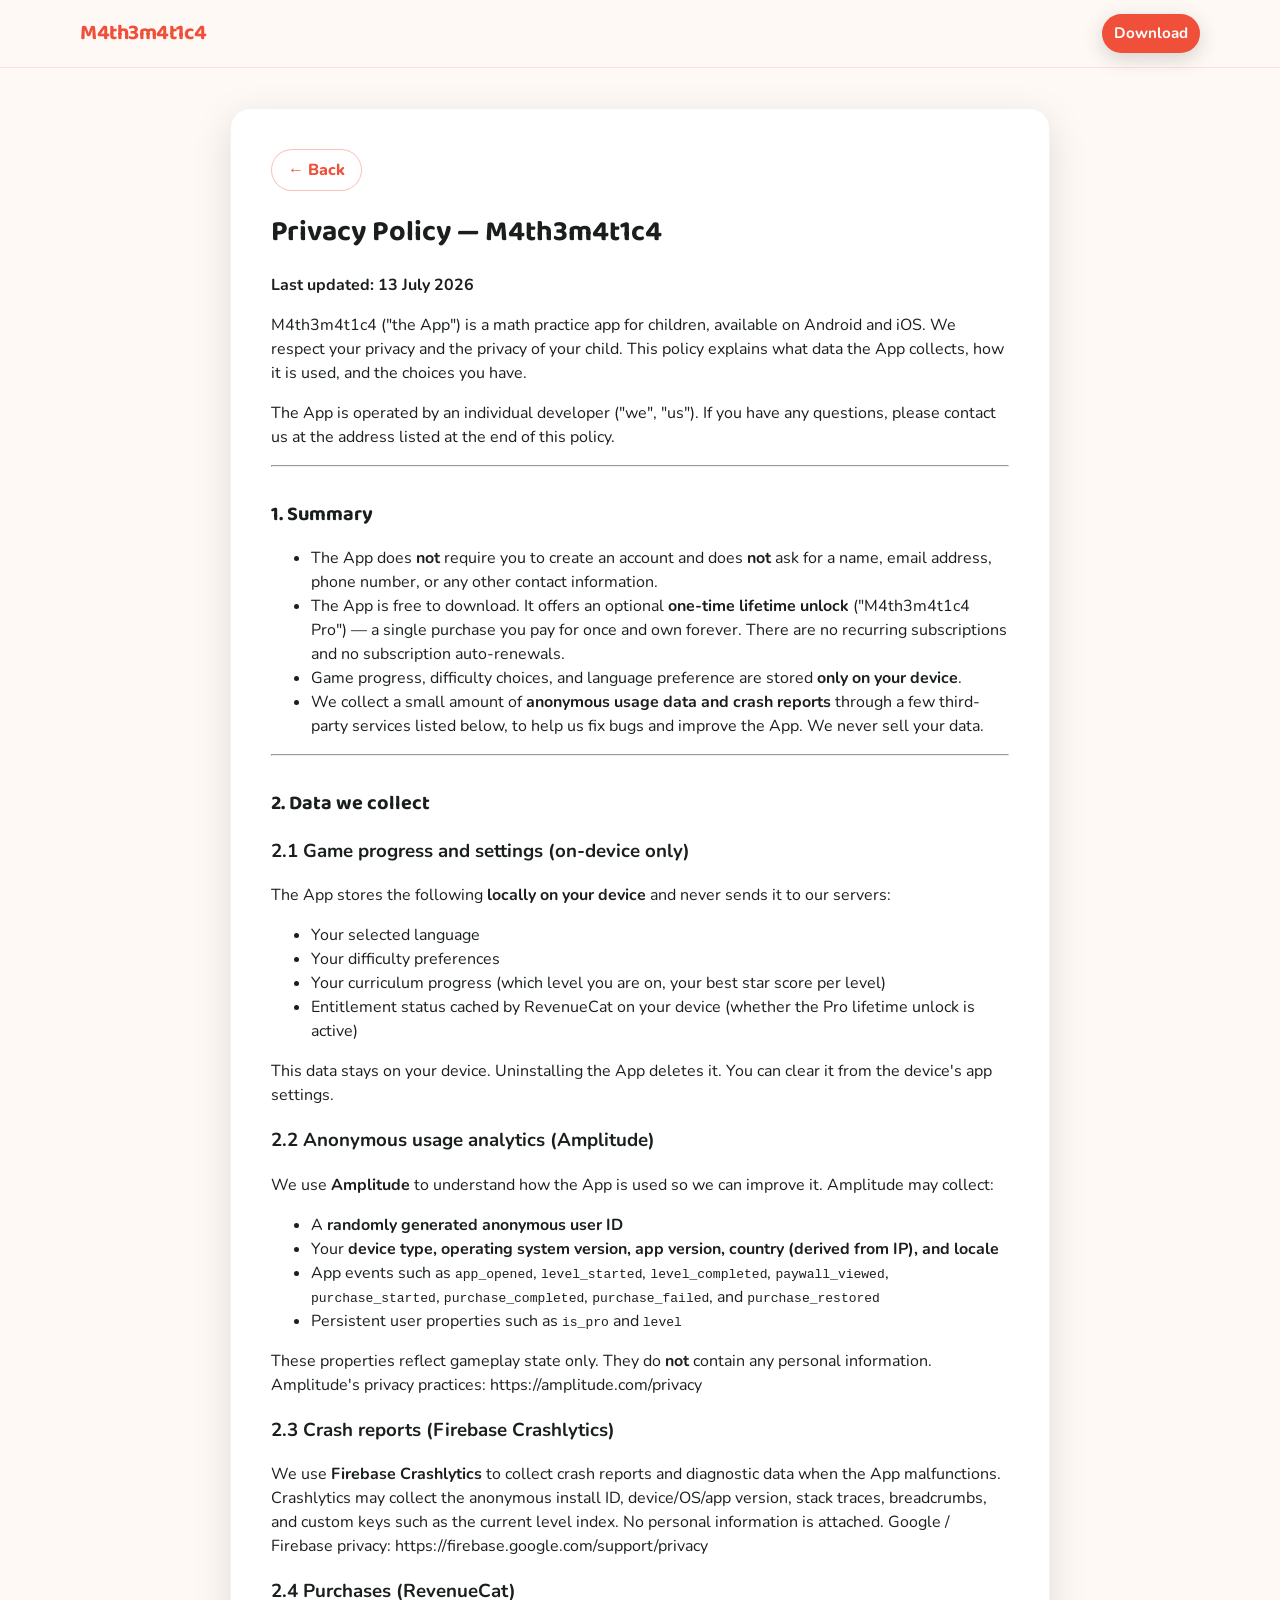
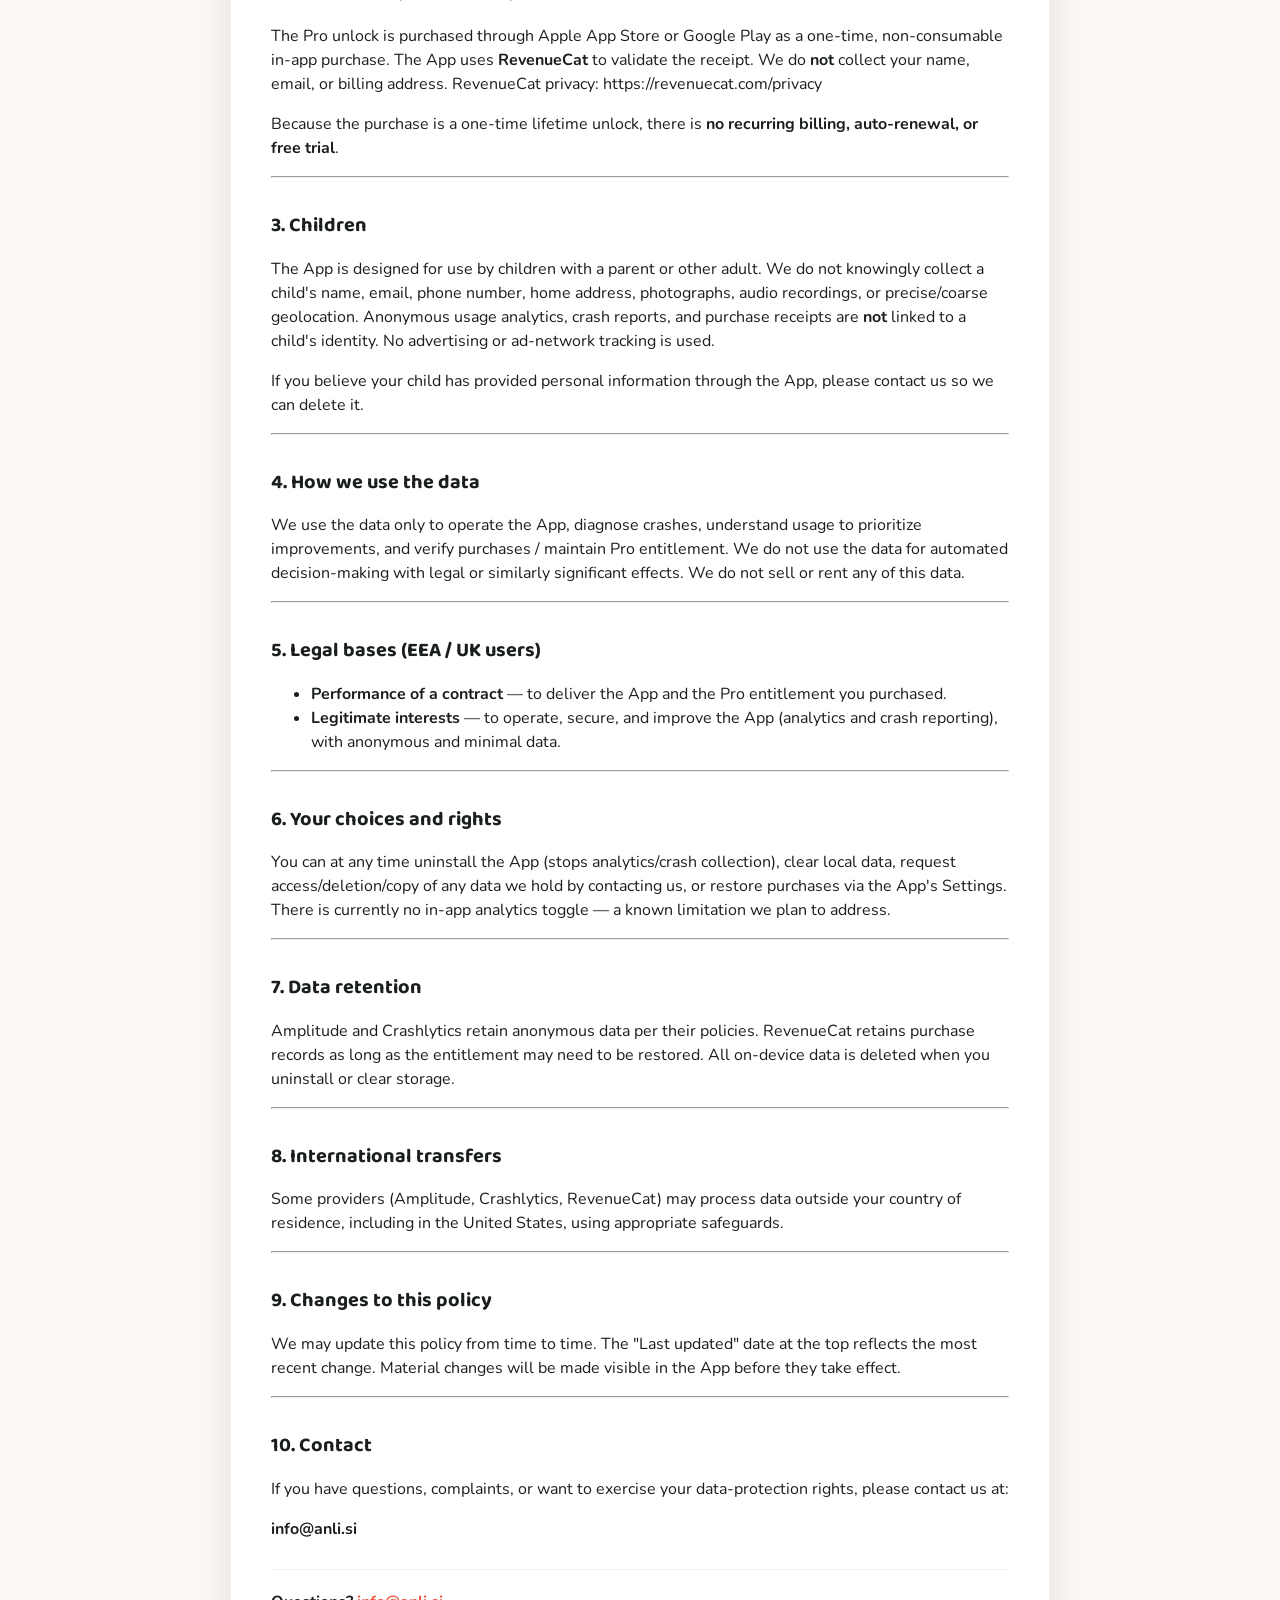
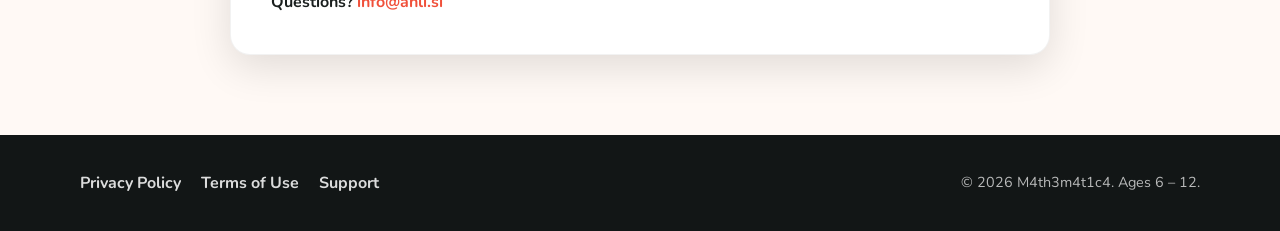
<file: privacy/index.html>
<!DOCTYPE html>
<html lang="en">
  <head>
    <meta charset="UTF-8" />
    <meta name="viewport" content="width=device-width, initial-scale=1.0" />
    <title>Privacy Policy — M4th3m4t1c4</title>
    <meta name="description" content="Privacy Policy for the M4th3m4t1c4 math practice app for children." />
    <meta name="robots" content="index, follow" />
    <link rel="preconnect" href="https://fonts.googleapis.com" />
    <link rel="preconnect" href="https://fonts.gstatic.com" crossorigin />
    <link href="https://fonts.googleapis.com/css2?family=Baloo+2:wght@500;600;700;800&family=Nunito:wght@500;600;700;800&display=swap" rel="stylesheet" />
    <link rel="stylesheet" href="../site.css" />
  </head>
  <body>
    <header class="nav">
      <div class="container nav-inner">
        <a class="brand" href="/">M4th3m4t1c4</a>
        <a class="nav-cta" href="/#download">Download</a>
      </div>
    </header>
    <main class="legal-page">
      <div class="container">
        <div class="legal-card">
          <div class="legal-toolbar">
            <a class="back-btn" href="/">← Back</a>
          </div>
          <div class="legal-md">
<h1>Privacy Policy — M4th3m4t1c4</h1>
<p><strong>Last updated: 13 July 2026</strong></p>
<p>M4th3m4t1c4 ("the App") is a math practice app for children, available on Android and iOS. We respect your privacy and the privacy of your child. This policy explains what data the App collects, how it is used, and the choices you have.</p>
<p>The App is operated by an individual developer ("we", "us"). If you have any questions, please contact us at the address listed at the end of this policy.</p>
<hr />
<h2>1. Summary</h2>
<ul>
<li>The App does <strong>not</strong> require you to create an account and does <strong>not</strong> ask for a name, email address, phone number, or any other contact information.</li>
<li>The App is free to download. It offers an optional <strong>one-time lifetime unlock</strong> ("M4th3m4t1c4 Pro") — a single purchase you pay for once and own forever. There are no recurring subscriptions and no subscription auto-renewals.</li>
<li>Game progress, difficulty choices, and language preference are stored <strong>only on your device</strong>.</li>
<li>We collect a small amount of <strong>anonymous usage data and crash reports</strong> through a few third-party services listed below, to help us fix bugs and improve the App. We never sell your data.</li>
</ul>
<hr />
<h2>2. Data we collect</h2>
<h3>2.1 Game progress and settings (on-device only)</h3>
<p>The App stores the following <strong>locally on your device</strong> and never sends it to our servers:</p>
<ul>
<li>Your selected language</li>
<li>Your difficulty preferences</li>
<li>Your curriculum progress (which level you are on, your best star score per level)</li>
<li>Entitlement status cached by RevenueCat on your device (whether the Pro lifetime unlock is active)</li>
</ul>
<p>This data stays on your device. Uninstalling the App deletes it. You can clear it from the device's app settings.</p>
<h3>2.2 Anonymous usage analytics (Amplitude)</h3>
<p>We use <strong>Amplitude</strong> to understand how the App is used so we can improve it. Amplitude may collect:</p>
<ul>
<li>A <strong>randomly generated anonymous user ID</strong></li>
<li>Your <strong>device type, operating system version, app version, country (derived from IP), and locale</strong></li>
<li>App events such as <code>app_opened</code>, <code>level_started</code>, <code>level_completed</code>, <code>paywall_viewed</code>, <code>purchase_started</code>, <code>purchase_completed</code>, <code>purchase_failed</code>, and <code>purchase_restored</code></li>
<li>Persistent user properties such as <code>is_pro</code> and <code>level</code></li>
</ul>
<p>These properties reflect gameplay state only. They do <strong>not</strong> contain any personal information. Amplitude's privacy practices: https://amplitude.com/privacy</p>
<h3>2.3 Crash reports (Firebase Crashlytics)</h3>
<p>We use <strong>Firebase Crashlytics</strong> to collect crash reports and diagnostic data when the App malfunctions. Crashlytics may collect the anonymous install ID, device/OS/app version, stack traces, breadcrumbs, and custom keys such as the current level index. No personal information is attached. Google / Firebase privacy: https://firebase.google.com/support/privacy</p>
<h3>2.4 Purchases (RevenueCat)</h3>
<p>The Pro unlock is purchased through Apple App Store or Google Play as a one-time, non-consumable in-app purchase. The App uses <strong>RevenueCat</strong> to validate the receipt. We do <strong>not</strong> collect your name, email, or billing address. RevenueCat privacy: https://revenuecat.com/privacy</p>
<p>Because the purchase is a one-time lifetime unlock, there is <strong>no recurring billing, auto-renewal, or free trial</strong>.</p>
<hr />
<h2>3. Children</h2>
<p>The App is designed for use by children with a parent or other adult. We do not knowingly collect a child's name, email, phone number, home address, photographs, audio recordings, or precise/coarse geolocation. Anonymous usage analytics, crash reports, and purchase receipts are <strong>not</strong> linked to a child's identity. No advertising or ad-network tracking is used.</p>
<p>If you believe your child has provided personal information through the App, please contact us so we can delete it.</p>
<hr />
<h2>4. How we use the data</h2>
<p>We use the data only to operate the App, diagnose crashes, understand usage to prioritize improvements, and verify purchases / maintain Pro entitlement. We do not use the data for automated decision-making with legal or similarly significant effects. We do not sell or rent any of this data.</p>
<hr />
<h2>5. Legal bases (EEA / UK users)</h2>
<ul>
<li><strong>Performance of a contract</strong> — to deliver the App and the Pro entitlement you purchased.</li>
<li><strong>Legitimate interests</strong> — to operate, secure, and improve the App (analytics and crash reporting), with anonymous and minimal data.</li>
</ul>
<hr />
<h2>6. Your choices and rights</h2>
<p>You can at any time uninstall the App (stops analytics/crash collection), clear local data, request access/deletion/copy of any data we hold by contacting us, or restore purchases via the App's Settings. There is currently no in-app analytics toggle — a known limitation we plan to address.</p>
<hr />
<h2>7. Data retention</h2>
<p>Amplitude and Crashlytics retain anonymous data per their policies. RevenueCat retains purchase records as long as the entitlement may need to be restored. All on-device data is deleted when you uninstall or clear storage.</p>
<hr />
<h2>8. International transfers</h2>
<p>Some providers (Amplitude, Crashlytics, RevenueCat) may process data outside your country of residence, including in the United States, using appropriate safeguards.</p>
<hr />
<h2>9. Changes to this policy</h2>
<p>We may update this policy from time to time. The "Last updated" date at the top reflects the most recent change. Material changes will be made visible in the App before they take effect.</p>
<hr />
<h2>10. Contact</h2>
<p>If you have questions, complaints, or want to exercise your data-protection rights, please contact us at:</p>
<p><strong>info@anli.si</strong></p>
          </div>
          <div class="questions">Questions? <a href="mailto:info@anli.si">info@anli.si</a></div>
        </div>
      </div>
    </main>
    <footer class="footer">
      <div class="container footer-inner">
        <div>
          <a href="/privacy/">Privacy Policy</a>
          <a href="/terms/">Terms of Use</a>
          <a href="mailto:info@anli.si">Support</a>
        </div>
        <div class="copy">© 2026 M4th3m4t1c4. Ages 6 – 12.</div>
      </div>
    </footer>
  </body>
</html>
</file>
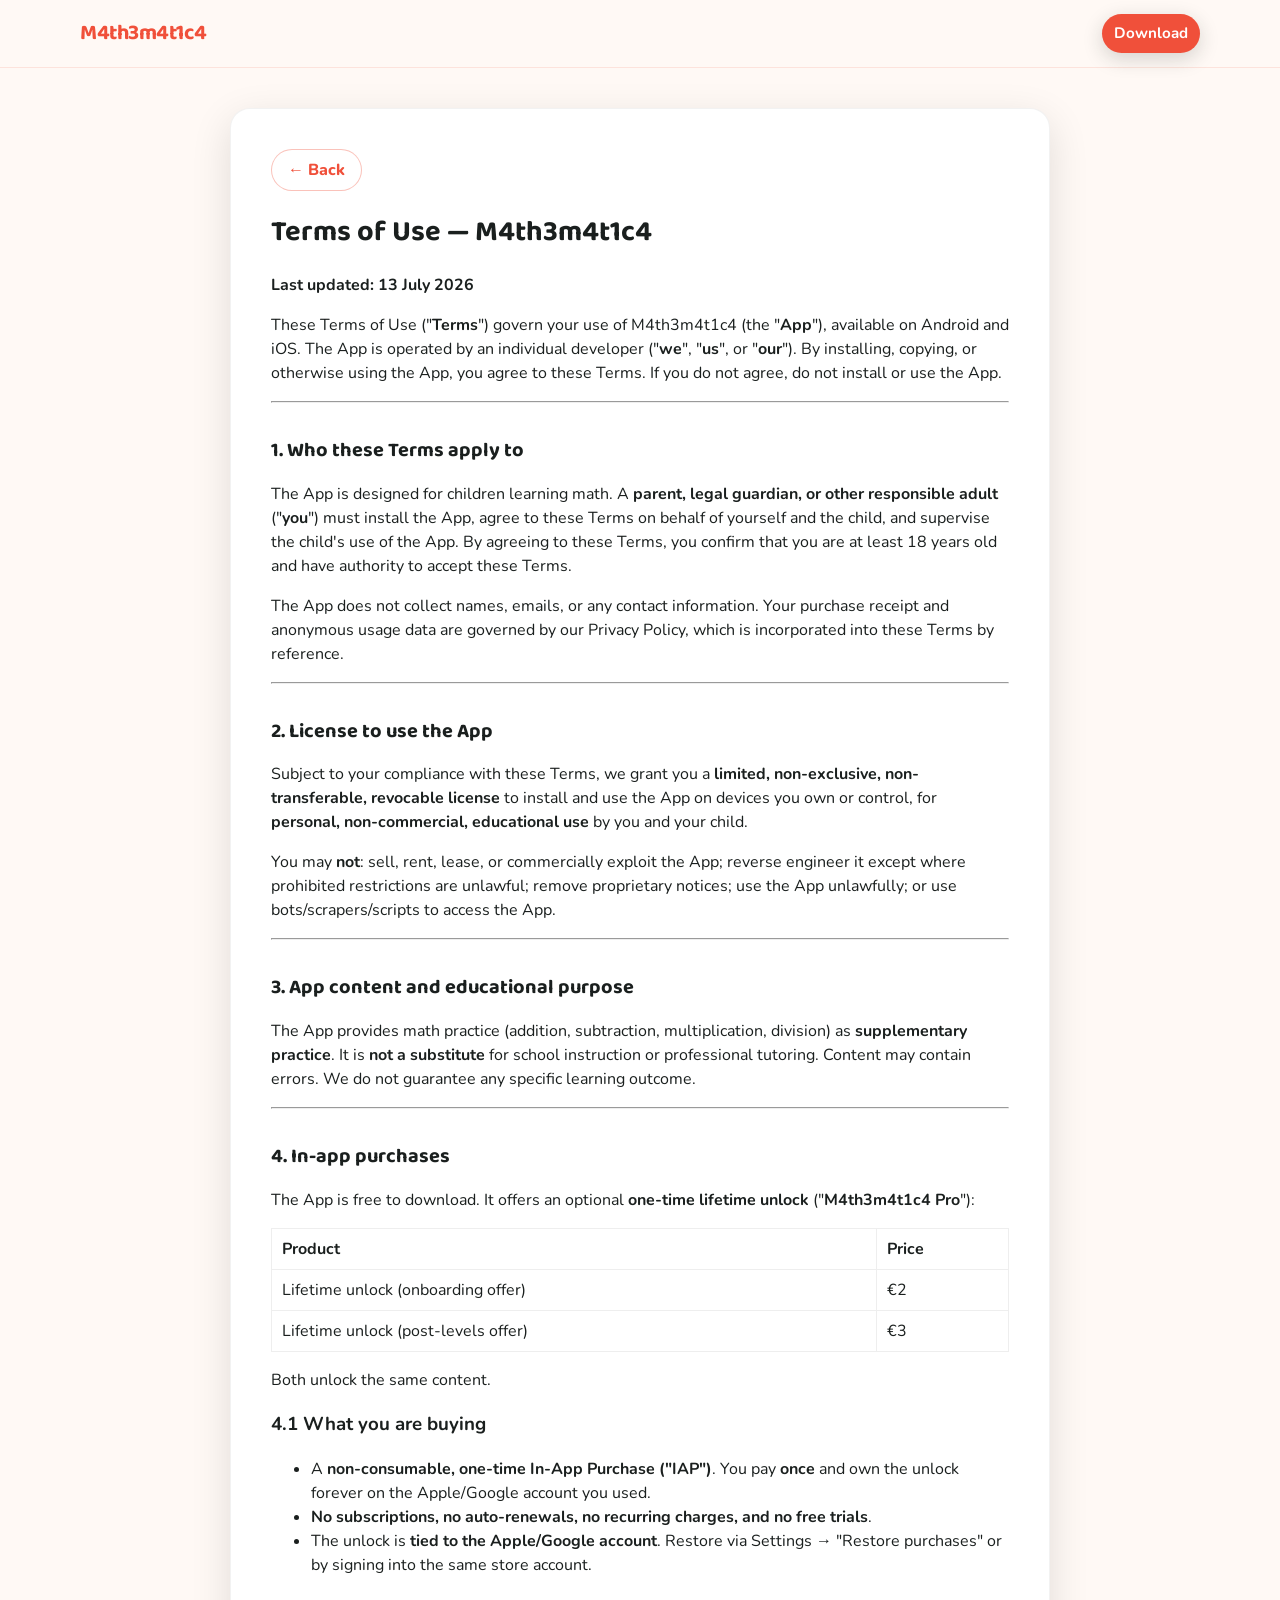
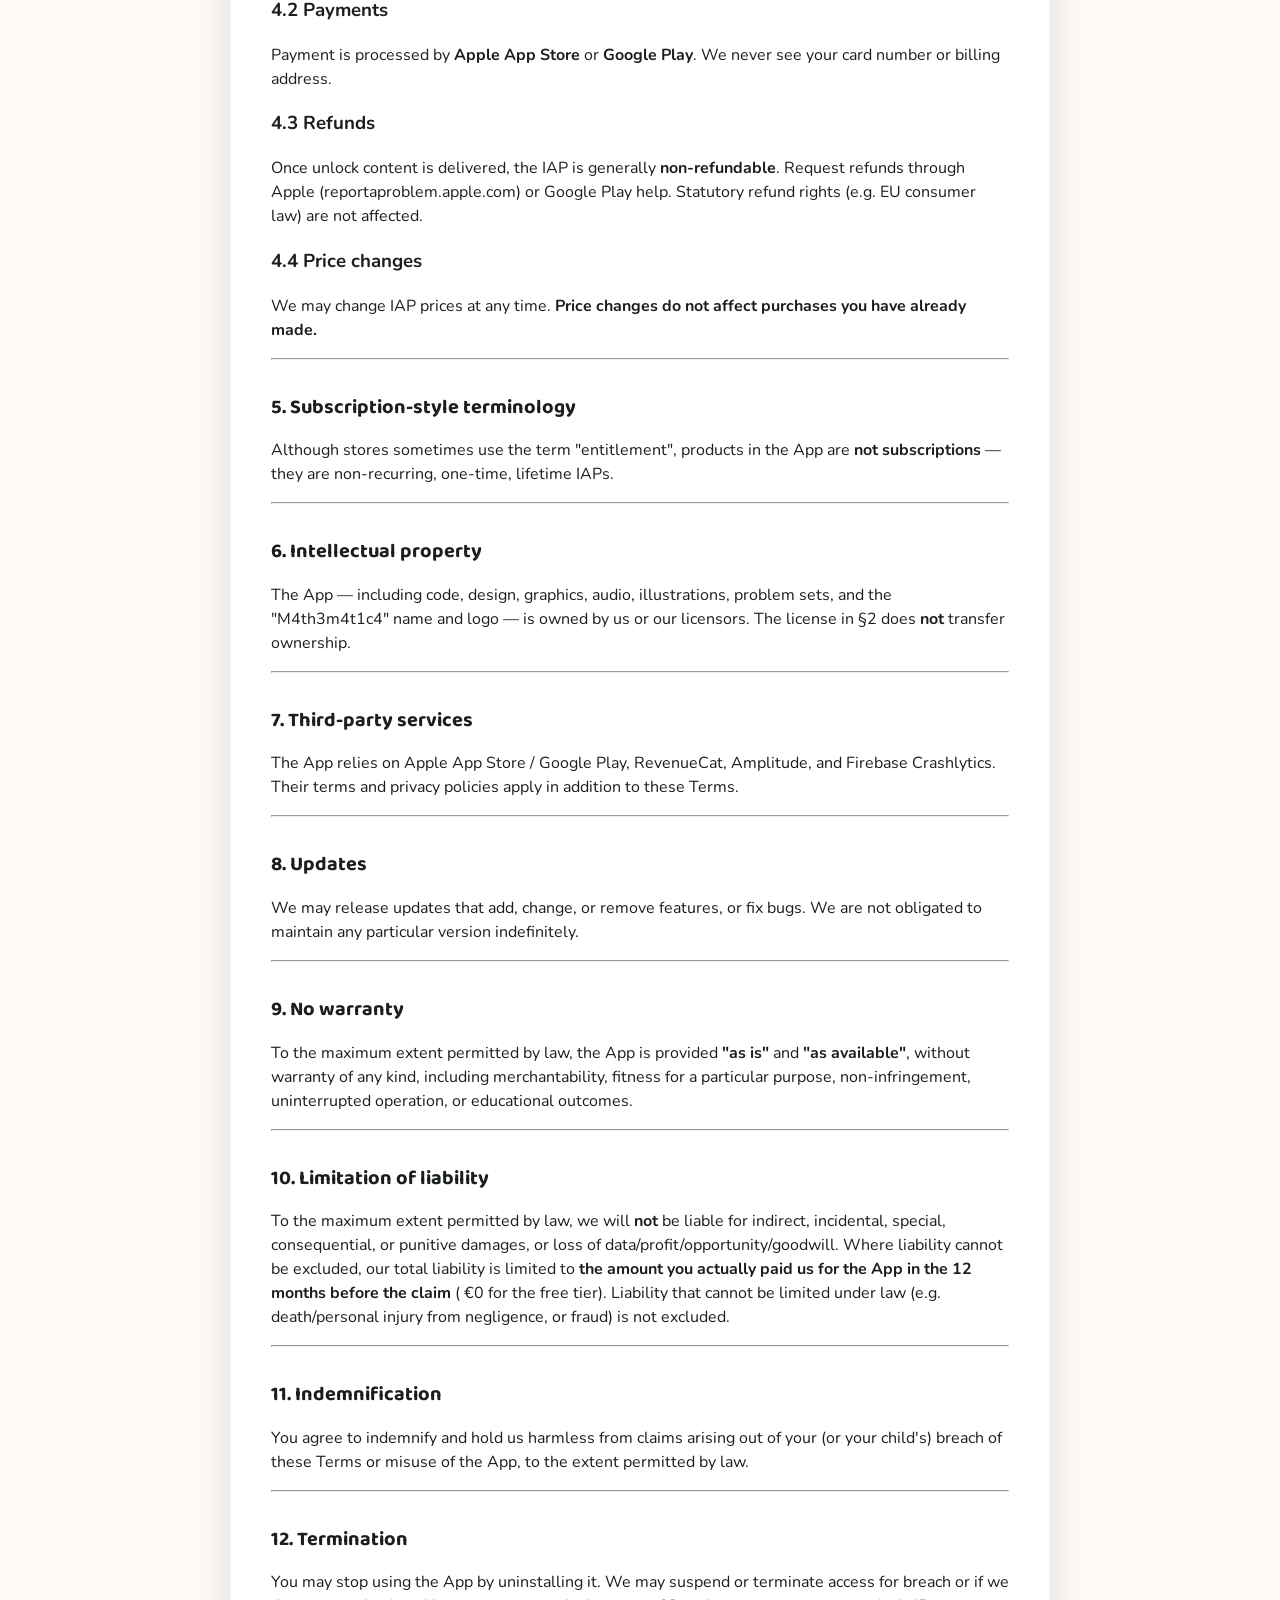
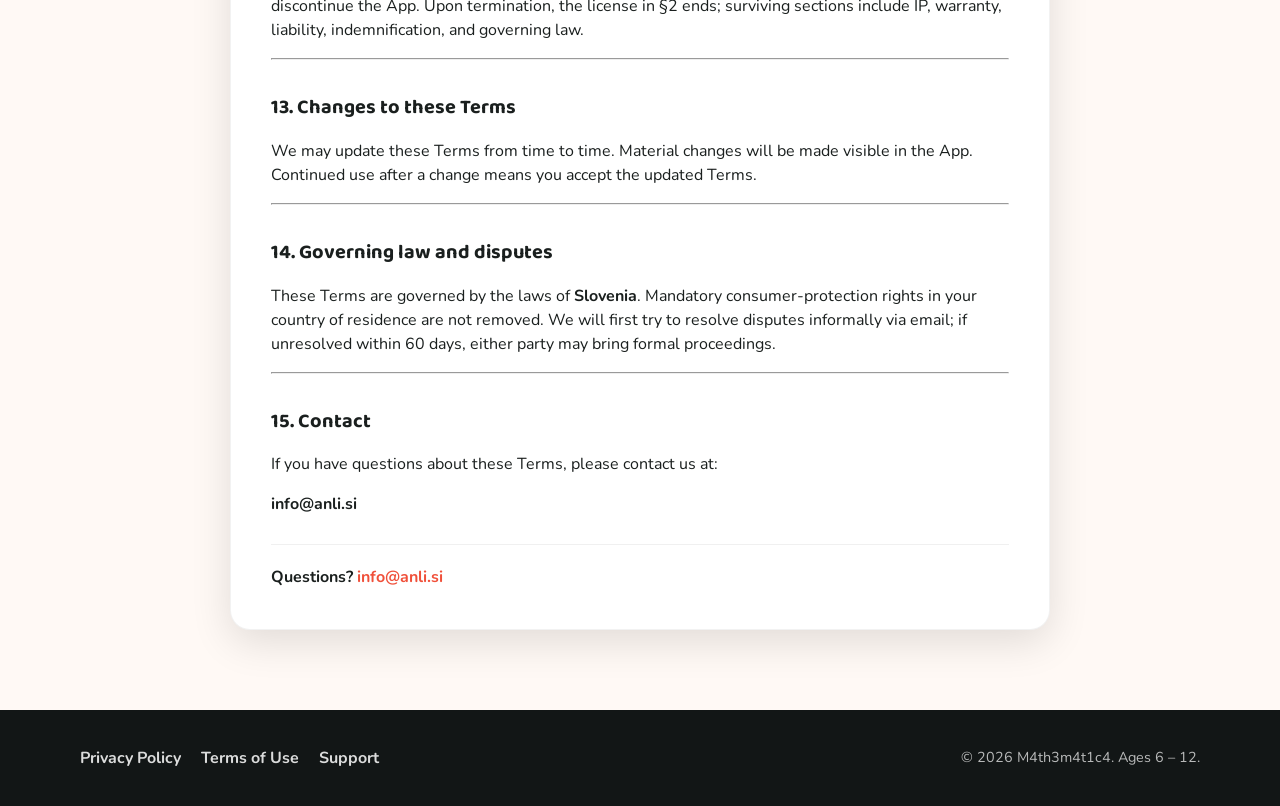
<file: terms/index.html>
<!DOCTYPE html>
<html lang="en">
  <head>
    <meta charset="UTF-8" />
    <meta name="viewport" content="width=device-width, initial-scale=1.0" />
    <title>Terms of Use — M4th3m4t1c4</title>
    <meta name="description" content="Terms of Use for the M4th3m4t1c4 math practice app for children." />
    <meta name="robots" content="index, follow" />
    <link rel="preconnect" href="https://fonts.googleapis.com" />
    <link rel="preconnect" href="https://fonts.gstatic.com" crossorigin />
    <link href="https://fonts.googleapis.com/css2?family=Baloo+2:wght@500;600;700;800&family=Nunito:wght@500;600;700;800&display=swap" rel="stylesheet" />
    <link rel="stylesheet" href="../site.css" />
  </head>
  <body>
    <header class="nav">
      <div class="container nav-inner">
        <a class="brand" href="/">M4th3m4t1c4</a>
        <a class="nav-cta" href="/#download">Download</a>
      </div>
    </header>
    <main class="legal-page">
      <div class="container">
        <div class="legal-card">
          <div class="legal-toolbar">
            <a class="back-btn" href="/">← Back</a>
          </div>
          <div class="legal-md">
<h1>Terms of Use — M4th3m4t1c4</h1>
<p><strong>Last updated: 13 July 2026</strong></p>
<p>These Terms of Use ("<strong>Terms</strong>") govern your use of M4th3m4t1c4 (the "<strong>App</strong>"), available on Android and iOS. The App is operated by an individual developer ("<strong>we</strong>", "<strong>us</strong>", or "<strong>our</strong>"). By installing, copying, or otherwise using the App, you agree to these Terms. If you do not agree, do not install or use the App.</p>
<hr />
<h2>1. Who these Terms apply to</h2>
<p>The App is designed for children learning math. A <strong>parent, legal guardian, or other responsible adult</strong> ("<strong>you</strong>") must install the App, agree to these Terms on behalf of yourself and the child, and supervise the child's use of the App. By agreeing to these Terms, you confirm that you are at least 18 years old and have authority to accept these Terms.</p>
<p>The App does not collect names, emails, or any contact information. Your purchase receipt and anonymous usage data are governed by our Privacy Policy, which is incorporated into these Terms by reference.</p>
<hr />
<h2>2. License to use the App</h2>
<p>Subject to your compliance with these Terms, we grant you a <strong>limited, non-exclusive, non-transferable, revocable license</strong> to install and use the App on devices you own or control, for <strong>personal, non-commercial, educational use</strong> by you and your child.</p>
<p>You may <strong>not</strong>: sell, rent, lease, or commercially exploit the App; reverse engineer it except where prohibited restrictions are unlawful; remove proprietary notices; use the App unlawfully; or use bots/scrapers/scripts to access the App.</p>
<hr />
<h2>3. App content and educational purpose</h2>
<p>The App provides math practice (addition, subtraction, multiplication, division) as <strong>supplementary practice</strong>. It is <strong>not a substitute</strong> for school instruction or professional tutoring. Content may contain errors. We do not guarantee any specific learning outcome.</p>
<hr />
<h2>4. In-app purchases</h2>
<p>The App is free to download. It offers an optional <strong>one-time lifetime unlock</strong> ("<strong>M4th3m4t1c4 Pro</strong>"):</p>
<table>
<thead>
<tr>
<th>Product</th>
<th>Price</th>
</tr>
</thead>
<tbody>
<tr>
<td>Lifetime unlock (onboarding offer)</td>
<td>€2</td>
</tr>
<tr>
<td>Lifetime unlock (post-levels offer)</td>
<td>€3</td>
</tr>
</tbody>
</table>
<p>Both unlock the same content.</p>
<h3>4.1 What you are buying</h3>
<ul>
<li>A <strong>non-consumable, one-time In-App Purchase ("IAP")</strong>. You pay <strong>once</strong> and own the unlock forever on the Apple/Google account you used.</li>
<li><strong>No subscriptions, no auto-renewals, no recurring charges, and no free trials</strong>.</li>
<li>The unlock is <strong>tied to the Apple/Google account</strong>. Restore via Settings → "Restore purchases" or by signing into the same store account.</li>
</ul>
<h3>4.2 Payments</h3>
<p>Payment is processed by <strong>Apple App Store</strong> or <strong>Google Play</strong>. We never see your card number or billing address.</p>
<h3>4.3 Refunds</h3>
<p>Once unlock content is delivered, the IAP is generally <strong>non-refundable</strong>. Request refunds through Apple (reportaproblem.apple.com) or Google Play help. Statutory refund rights (e.g. EU consumer law) are not affected.</p>
<h3>4.4 Price changes</h3>
<p>We may change IAP prices at any time. <strong>Price changes do not affect purchases you have already made.</strong></p>
<hr />
<h2>5. Subscription-style terminology</h2>
<p>Although stores sometimes use the term "entitlement", products in the App are <strong>not subscriptions</strong> — they are non-recurring, one-time, lifetime IAPs.</p>
<hr />
<h2>6. Intellectual property</h2>
<p>The App — including code, design, graphics, audio, illustrations, problem sets, and the "M4th3m4t1c4" name and logo — is owned by us or our licensors. The license in §2 does <strong>not</strong> transfer ownership.</p>
<hr />
<h2>7. Third-party services</h2>
<p>The App relies on Apple App Store / Google Play, RevenueCat, Amplitude, and Firebase Crashlytics. Their terms and privacy policies apply in addition to these Terms.</p>
<hr />
<h2>8. Updates</h2>
<p>We may release updates that add, change, or remove features, or fix bugs. We are not obligated to maintain any particular version indefinitely.</p>
<hr />
<h2>9. No warranty</h2>
<p>To the maximum extent permitted by law, the App is provided <strong>"as is"</strong> and <strong>"as available"</strong>, without warranty of any kind, including merchantability, fitness for a particular purpose, non-infringement, uninterrupted operation, or educational outcomes.</p>
<hr />
<h2>10. Limitation of liability</h2>
<p>To the maximum extent permitted by law, we will <strong>not</strong> be liable for indirect, incidental, special, consequential, or punitive damages, or loss of data/profit/opportunity/goodwill. Where liability cannot be excluded, our total liability is limited to <strong>the amount you actually paid us for the App in the 12 months before the claim</strong> ( €0 for the free tier). Liability that cannot be limited under law (e.g. death/personal injury from negligence, or fraud) is not excluded.</p>
<hr />
<h2>11. Indemnification</h2>
<p>You agree to indemnify and hold us harmless from claims arising out of your (or your child's) breach of these Terms or misuse of the App, to the extent permitted by law.</p>
<hr />
<h2>12. Termination</h2>
<p>You may stop using the App by uninstalling it. We may suspend or terminate access for breach or if we discontinue the App. Upon termination, the license in §2 ends; surviving sections include IP, warranty, liability, indemnification, and governing law.</p>
<hr />
<h2>13. Changes to these Terms</h2>
<p>We may update these Terms from time to time. Material changes will be made visible in the App. Continued use after a change means you accept the updated Terms.</p>
<hr />
<h2>14. Governing law and disputes</h2>
<p>These Terms are governed by the laws of <strong>Slovenia</strong>. Mandatory consumer-protection rights in your country of residence are not removed. We will first try to resolve disputes informally via email; if unresolved within 60 days, either party may bring formal proceedings.</p>
<hr />
<h2>15. Contact</h2>
<p>If you have questions about these Terms, please contact us at:</p>
<p><strong>info@anli.si</strong></p>
          </div>
          <div class="questions">Questions? <a href="mailto:info@anli.si">info@anli.si</a></div>
        </div>
      </div>
    </main>
    <footer class="footer">
      <div class="container footer-inner">
        <div>
          <a href="/privacy/">Privacy Policy</a>
          <a href="/terms/">Terms of Use</a>
          <a href="mailto:info@anli.si">Support</a>
        </div>
        <div class="copy">© 2026 M4th3m4t1c4. Ages 6 – 12.</div>
      </div>
    </footer>
  </body>
</html>
</file>
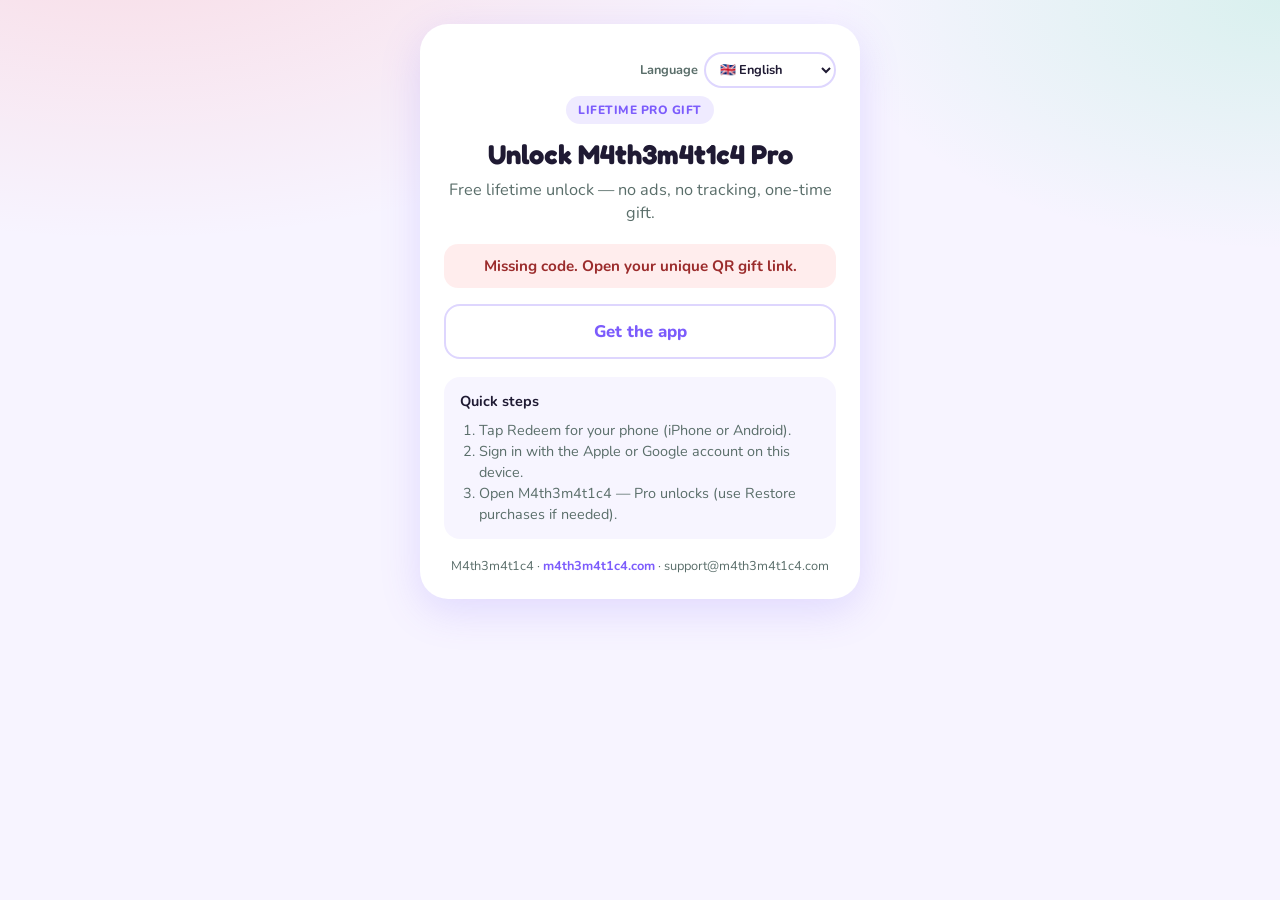
<file: r/pilot/index.html>
<!DOCTYPE html>
<html lang="en">
<head>
  <meta charset="UTF-8" />
  <meta name="viewport" content="width=device-width, initial-scale=1" />
  <title>Redeem Pro — M4th3m4t1c4</title>
  <meta name="description" content="Redeem your free lifetime M4th3m4t1c4 Pro code. Ad-free math practice for kids." />
  <meta name="robots" content="noindex, nofollow" />
  <meta name="theme-color" content="#7C5CFC" />
  <link rel="preconnect" href="https://fonts.googleapis.com" />
  <link rel="preconnect" href="https://fonts.gstatic.com" crossorigin />
  <link href="https://fonts.googleapis.com/css2?family=Fredoka:wght@600;700&family=Nunito:wght@600;700;800&display=swap" rel="stylesheet" />
  <style>
    :root {
      --coral: #FF6B6B;
      --mint: #3DDC97;
      --purple: #7C5CFC;
      --ink: #1F1A33;
      --muted: #5a6e6a;
      --bg: #F7F4FF;
      --card: #FFFFFF;
      --shadow: 0 12px 40px rgba(124, 92, 252, 0.18);
    }
    * { box-sizing: border-box; }
    html, body { margin: 0; min-height: 100%; }
    body {
      font-family: "Nunito", system-ui, sans-serif;
      color: var(--ink);
      background:
        radial-gradient(1200px 600px at 10% -10%, rgba(255, 107, 107, 0.18), transparent 55%),
        radial-gradient(900px 500px at 100% 0%, rgba(61, 220, 151, 0.16), transparent 50%),
        var(--bg);
      display: flex;
      align-items: center;
      justify-content: center;
      padding: 24px 16px 40px;
    }
    main {
      width: 100%;
      max-width: 440px;
      background: var(--card);
      border-radius: 28px;
      box-shadow: var(--shadow);
      padding: 28px 24px 24px;
      text-align: center;
    }
    .topbar {
      display: flex;
      justify-content: flex-end;
      margin-bottom: 8px;
    }
    label.lang-wrap {
      display: inline-flex;
      align-items: center;
      gap: 6px;
      font-size: 0.8rem;
      font-weight: 700;
      color: var(--muted);
    }
    select#lang {
      font: inherit;
      font-weight: 700;
      border: 2px solid rgba(124, 92, 252, 0.25);
      border-radius: 999px;
      padding: 6px 10px;
      background: #fff;
      color: var(--ink);
      max-width: 200px;
    }
    .badge {
      display: inline-block;
      font-size: 12px;
      font-weight: 800;
      letter-spacing: 0.04em;
      text-transform: uppercase;
      color: var(--purple);
      background: rgba(124, 92, 252, 0.12);
      padding: 6px 12px;
      border-radius: 999px;
      margin-bottom: 14px;
    }
    h1 {
      font-family: "Fredoka", "Nunito", sans-serif;
      font-size: 1.7rem;
      line-height: 1.2;
      margin: 0 0 8px;
    }
    .lead {
      margin: 0 0 18px;
      color: var(--muted);
      font-size: 1.02rem;
      line-height: 1.45;
    }
    .actions { display: grid; gap: 12px; margin-top: 8px; }
    a.btn {
      display: flex;
      align-items: center;
      justify-content: center;
      gap: 10px;
      text-decoration: none;
      font-weight: 800;
      font-size: 1.05rem;
      border-radius: 16px;
      padding: 14px 16px;
      transition: transform 0.12s ease, filter 0.12s ease;
    }
    a.btn:hover { transform: translateY(-1px); filter: brightness(1.03); }
    .btn-apple { background: var(--ink); color: #fff; }
    .btn-play { background: var(--mint); color: #0B3D2C; }
    .btn-home {
      background: transparent;
      color: var(--purple);
      border: 2px solid rgba(124, 92, 252, 0.25);
      font-size: 0.95rem;
      padding: 12px 16px;
    }
    .error {
      display: none;
      margin: 0 0 16px;
      padding: 12px 14px;
      border-radius: 14px;
      background: rgba(255, 107, 107, 0.12);
      color: #9B2C2C;
      font-weight: 700;
      font-size: 0.95rem;
      line-height: 1.35;
    }
    .error.visible { display: block; }
    .hint {
      margin: 18px 0 0;
      font-size: 0.85rem;
      color: var(--muted);
      line-height: 1.4;
    }
    .steps {
      text-align: left;
      margin: 18px 0 0;
      padding: 14px 16px;
      border-radius: 16px;
      background: rgba(124, 92, 252, 0.06);
      color: var(--muted);
      font-size: 0.9rem;
      line-height: 1.45;
    }
    .steps strong { color: var(--ink); }
    .steps ol { margin: 8px 0 0; padding-left: 1.2rem; }
    .hidden { display: none !important; }
    footer {
      margin-top: 18px;
      font-size: 0.8rem;
      color: var(--muted);
    }
    footer a { color: var(--purple); font-weight: 700; text-decoration: none; }
  </style>
</head>
<body>
  <main>
    <div class="topbar">
      <label class="lang-wrap"><span id="lang-label">Language</span>
        <select id="lang" aria-label="Language"></select>
      </label>
    </div>
    <div class="badge" id="badge"></div>
    <h1 id="title"></h1>
    <p class="lead" id="lead"></p>
    <div id="error" class="error" role="alert"></div>
    <div class="actions">
      <a id="btn-apple" class="btn btn-apple" href="#" rel="noopener"></a>
      <a id="btn-play" class="btn btn-play" href="#" rel="noopener"></a>
      <a id="btn-home" class="btn btn-home" href="https://m4th3m4t1c4.com/"></a>
    </div>
    <div class="steps">
      <strong id="steps-title"></strong>
      <ol>
        <li id="s1"></li>
        <li id="s2"></li>
        <li id="s3"></li>
      </ol>
    </div>
    <p class="hint" id="meta"></p>
    <footer>
      M4th3m4t1c4 · <a href="https://m4th3m4t1c4.com/">m4th3m4t1c4.com</a> · support@m4th3m4t1c4.com
    </footer>
  </main>
  <script>
    const APPLE_APP_ID = "6789978520";
    const LANGUAGES = [{"code": "bg", "name": "Български", "flag": "🇧🇬"}, {"code": "ca", "name": "Català", "flag": "🇪🇸"}, {"code": "cs", "name": "Čeština", "flag": "🇨🇿"}, {"code": "da", "name": "Dansk", "flag": "🇩🇰"}, {"code": "de", "name": "Deutsch", "flag": "🇩🇪"}, {"code": "el", "name": "Ελληνικά", "flag": "🇬🇷"}, {"code": "en", "name": "English", "flag": "🇬🇧"}, {"code": "es", "name": "Español", "flag": "🇪🇸"}, {"code": "et", "name": "Eesti", "flag": "🇪🇪"}, {"code": "fi", "name": "Suomi", "flag": "🇫🇮"}, {"code": "fr", "name": "Français", "flag": "🇫🇷"}, {"code": "hr", "name": "Hrvatski", "flag": "🇭🇷"}, {"code": "hu", "name": "Magyar", "flag": "🇭🇺"}, {"code": "is", "name": "Íslenska", "flag": "🇮🇸"}, {"code": "it", "name": "Italiano", "flag": "🇮🇹"}, {"code": "lt", "name": "Lietuvių", "flag": "🇱🇹"}, {"code": "lv", "name": "Latviešu", "flag": "🇱🇻"}, {"code": "nb", "name": "Norsk", "flag": "🇳🇴"}, {"code": "nl", "name": "Nederlands", "flag": "🇳🇱"}, {"code": "pl", "name": "Polski", "flag": "🇵🇱"}, {"code": "pt", "name": "Português", "flag": "🇵🇹"}, {"code": "ro", "name": "Română", "flag": "🇷🇴"}, {"code": "sk", "name": "Slovenčina", "flag": "🇸🇰"}, {"code": "sl", "name": "Slovenščina", "flag": "🇸🇮"}, {"code": "sq", "name": "Shqip", "flag": "🇦🇱"}, {"code": "sr", "name": "Српски", "flag": "🇷🇸"}, {"code": "sv", "name": "Svenska", "flag": "🇸🇪"}, {"code": "tr", "name": "Türkçe", "flag": "🇹🇷"}, {"code": "uk", "name": "Українська", "flag": "🇺🇦"}];
    const I18N = {"en": {"badge": "Lifetime Pro gift", "title": "Unlock M4th3m4t1c4 Pro", "lead": "Free lifetime unlock — no ads, no tracking, one-time gift.", "apple": "Redeem on App Store", "play": "Redeem on Google Play", "home": "Get the app", "missing": "Missing code. Open your unique QR gift link.", "apple_cfg": "App Store redeem isn’t configured yet (Apple App ID). Try Google Play on Android, or check back soon.", "steps": "Quick steps", "s1": "Tap Redeem for your phone (iPhone or Android).", "s2": "Sign in with the Apple or Google account on this device.", "s3": "Open M4th3m4t1c4 — Pro unlocks (use Restore purchases if needed).", "ready": "Campaign: {batch} · Code ready", "lang": "Language"}, "sl": {"badge": "Darilo: doživljenjski Pro", "title": "Odkleni M4th3m4t1c4 Pro", "lead": "Brezplačen doživljenjski odklep — brez oglasov, brez sledenja, enkratno darilo.", "apple": "Uveljavi v App Store", "play": "Uveljavi v Google Play", "home": "Prenesi aplikacijo", "missing": "Manjka koda. Odpri svojo unikatno QR povezavo z darilom.", "apple_cfg": "App Store uveljavitev še ni nastavljena (Apple App ID). Na Androidu uporabi Google Play ali poskusi pozneje.", "steps": "Hitri koraki", "s1": "Tapni Uveljavi za svoj telefon (iPhone ali Android).", "s2": "Prijavi se z Apple ali Google računom na tej napravi.", "s3": "Odpri M4th3m4t1c4 — Pro se odklene (po potrebi Obnovi nakupe).", "ready": "Kampanja: {batch} · Koda pripravljena", "lang": "Jezik"}, "de": {"badge": "Pro-Geschenk auf Lebenszeit", "title": "M4th3m4t1c4 Pro freischalten", "lead": "Kostenlose Freischaltung auf Lebenszeit — keine Werbung, kein Tracking, einmaliges Geschenk.", "apple": "Im App Store einlösen", "play": "Bei Google Play einlösen", "home": "App holen", "missing": "Code fehlt. Öffne deinen persönlichen QR-Geschenk-Link.", "apple_cfg": "App-Store-Einlösung noch nicht eingerichtet (Apple App ID). Auf Android Google Play nutzen oder später erneut versuchen.", "steps": "Kurz erklärt", "s1": "Tippe auf Einlösen für dein Telefon (iPhone oder Android).", "s2": "Melde dich mit dem Apple- oder Google-Konto auf diesem Gerät an.", "s3": "Öffne M4th3m4t1c4 — Pro wird freigeschaltet (ggf. Käufe wiederherstellen).", "ready": "Kampagne: {batch} · Code bereit", "lang": "Sprache"}, "hr": {"badge": "Dar: doživotni Pro", "title": "Otključaj M4th3m4t1c4 Pro", "lead": "Besplatno doživotno otključavanje — bez oglasa, bez praćenja, jednokratni dar.", "apple": "Iskoristi u App Storeu", "play": "Iskoristi u Google Playu", "home": "Preuzmi aplikaciju", "missing": "Nedostaje kod. Otvori svoj jedinstveni QR link s darom.", "apple_cfg": "App Store iskorištavanje još nije postavljeno (Apple App ID). Na Androidu koristi Google Play ili pokušaj kasnije.", "steps": "Brzi koraci", "s1": "Dodirni Iskoristi za svoj telefon (iPhone ili Android).", "s2": "Prijavi se Apple ili Google računom na ovom uređaju.", "s3": "Otvori M4th3m4t1c4 — Pro se otključava (po potrebi Vrati kupnje).", "ready": "Kampanja: {batch} · Kod spreman", "lang": "Jezik"}, "fr": {"badge": "Cadeau Pro à vie", "title": "Débloquer M4th3m4t1c4 Pro", "lead": "Déblocage à vie gratuit — sans pubs, sans tracking, cadeau unique.", "apple": "Utiliser sur l’App Store", "play": "Utiliser sur Google Play", "home": "Obtenir l’app", "missing": "Code manquant. Ouvre ton lien QR cadeau unique.", "apple_cfg": "L’échange App Store n’est pas encore configuré (Apple App ID). Sur Android, utilise Google Play ou réessaie plus tard.", "steps": "Étapes rapides", "s1": "Appuie sur Utiliser pour ton téléphone (iPhone ou Android).", "s2": "Connecte-toi avec le compte Apple ou Google de cet appareil.", "s3": "Ouvre M4th3m4t1c4 — Pro se débloque (Restaurer les achats si besoin).", "ready": "Campagne : {batch} · Code prêt", "lang": "Langue"}, "es": {"badge": "Regalo Pro de por vida", "title": "Desbloquear M4th3m4t1c4 Pro", "lead": "Desbloqueo de por vida gratis — sin anuncios, sin rastreo, regalo único.", "apple": "Canjear en App Store", "play": "Canjear en Google Play", "home": "Obtener la app", "missing": "Falta el código. Abre tu enlace QR de regalo único.", "apple_cfg": "El canje de App Store aún no está configurado (Apple App ID). En Android usa Google Play o vuelve más tarde.", "steps": "Pasos rápidos", "s1": "Toca Canjear para tu teléfono (iPhone o Android).", "s2": "Inicia sesión con la cuenta de Apple o Google de este dispositivo.", "s3": "Abre M4th3m4t1c4 — Pro se desbloquea (Restaurar compras si hace falta).", "ready": "Campaña: {batch} · Código listo", "lang": "Idioma"}, "it": {"badge": "Regalo Pro a vita", "title": "Sblocca M4th3m4t1c4 Pro", "lead": "Sblocco a vita gratuito — niente ads, niente tracking, regalo una tantum.", "apple": "Riscatta su App Store", "play": "Riscatta su Google Play", "home": "Scarica l’app", "missing": "Codice mancante. Apri il tuo link QR regalo unico.", "apple_cfg": "Il riscatto App Store non è ancora configurato (Apple App ID). Su Android usa Google Play o riprova più tardi.", "steps": "Passaggi rapidi", "s1": "Tocca Riscatta per il tuo telefono (iPhone o Android).", "s2": "Accedi con l’account Apple o Google di questo dispositivo.", "s3": "Apri M4th3m4t1c4 — Pro si sblocca (Ripristina acquisti se serve).", "ready": "Campagna: {batch} · Codice pronto", "lang": "Lingua"}, "pt": {"badge": "Presente Pro vitalício", "title": "Desbloquear M4th3m4t1c4 Pro", "lead": "Desbloqueio vitalício grátis — sem anúncios, sem tracking, presente único.", "apple": "Resgatar na App Store", "play": "Resgatar no Google Play", "home": "Obter a app", "missing": "Código em falta. Abre o teu link QR de presente único.", "apple_cfg": "O resgate da App Store ainda não está configurado (Apple App ID). No Android usa o Google Play ou tenta mais tarde.", "steps": "Passos rápidos", "s1": "Toca em Resgatar no teu telemóvel (iPhone ou Android).", "s2": "Inicia sessão com a conta Apple ou Google neste dispositivo.", "s3": "Abre o M4th3m4t1c4 — o Pro desbloqueia (Restaurar compras se precisares).", "ready": "Campanha: {batch} · Código pronto", "lang": "Idioma"}, "nl": {"badge": "Pro-cadeau voor het leven", "title": "M4th3m4t1c4 Pro ontgrendelen", "lead": "Gratis ontgrendeling voor het leven — geen ads, geen tracking, eenmalig cadeau.", "apple": "Inwisselen in App Store", "play": "Inwisselen in Google Play", "home": "App downloaden", "missing": "Code ontbreekt. Open je unieke QR-cadeaulink.", "apple_cfg": "App Store-inwisseling is nog niet ingesteld (Apple App ID). Op Android Google Play gebruiken of later opnieuw proberen.", "steps": "Snel stappen", "s1": "Tik op Inwisselen voor je telefoon (iPhone of Android).", "s2": "Log in met het Apple- of Google-account op dit apparaat.", "s3": "Open M4th3m4t1c4 — Pro wordt ontgrendeld (Aankopen herstellen indien nodig).", "ready": "Campagne: {batch} · Code klaar", "lang": "Taal"}, "pl": {"badge": "Prezent Pro na zawsze", "title": "Odblokuj M4th3m4t1c4 Pro", "lead": "Darmowe odblokowanie na zawsze — bez reklam, bez śledzenia, jednorazowy prezent.", "apple": "Zrealizuj w App Store", "play": "Zrealizuj w Google Play", "home": "Pobierz aplikację", "missing": "Brak kodu. Otwórz swój unikalny link QR z prezentem.", "apple_cfg": "Realizacja w App Store nie jest jeszcze skonfigurowana (Apple App ID). Na Androidzie użyj Google Play lub spróbuj później.", "steps": "Szybkie kroki", "s1": "Dotknij Zrealizuj na telefonie (iPhone lub Android).", "s2": "Zaloguj się kontem Apple lub Google na tym urządzeniu.", "s3": "Otwórz M4th3m4t1c4 — Pro się odblokuje (w razie potrzeby Przywróć zakupy).", "ready": "Kampania: {batch} · Kod gotowy", "lang": "Język"}, "cs": {"badge": "Dárek Pro navždy", "title": "Odemknout M4th3m4t1c4 Pro", "lead": "Bezplatné doživotní odemčení — bez reklam, bez sledování, jednorázový dárek.", "apple": "Uplatnit v App Store", "play": "Uplatnit v Google Play", "home": "Stáhnout aplikaci", "missing": "Chybí kód. Otevři svůj unikátní QR odkaz s dárkem.", "apple_cfg": "Uplatnění v App Store ještě není nastavené (Apple App ID). Na Androidu použij Google Play nebo zkus později.", "steps": "Rychlé kroky", "s1": "Klepni na Uplatnit pro svůj telefon (iPhone nebo Android).", "s2": "Přihlas se Apple nebo Google účtem na tomto zařízení.", "s3": "Otevři M4th3m4t1c4 — Pro se odemkne (případně Obnovit nákupy).", "ready": "Kampaň: {batch} · Kód připraven", "lang": "Jazyk"}, "sk": {"badge": "Darček Pro navždy", "title": "Odomknúť M4th3m4t1c4 Pro", "lead": "Bezplatné doživotné odomknutie — bez reklám, bez sledovania, jednorazový darček.", "apple": "Uplatniť v App Store", "play": "Uplatniť v Google Play", "home": "Stiahnuť aplikáciu", "missing": "Chýba kód. Otvor svoj unikátny QR odkaz s darčekom.", "apple_cfg": "Uplatnenie v App Store ešte nie je nastavené (Apple App ID). Na Androide použi Google Play alebo skús neskôr.", "steps": "Rýchle kroky", "s1": "Klepni na Uplatniť pre svoj telefón (iPhone alebo Android).", "s2": "Prihlás sa Apple alebo Google účtom na tomto zariadení.", "s3": "Otvor M4th3m4t1c4 — Pro sa odomkne (prípadne Obnoviť nákupy).", "ready": "Kampaň: {batch} · Kód pripravený", "lang": "Jazyk"}, "hu": {"badge": "Élethosszig tartó Pro ajándék", "title": "M4th3m4t1c4 Pro feloldása", "lead": "Ingyenes élethosszig tartó feloldás — nincs hirdetés, nincs követés, egyszeri ajándék.", "apple": "Beváltás az App Store-ban", "play": "Beváltás a Google Playen", "home": "App letöltése", "missing": "Hiányzó kód. Nyisd meg az egyedi QR ajándék linkedet.", "apple_cfg": "Az App Store beváltás még nincs beállítva (Apple App ID). Androidon használd a Google Playt, vagy próbáld később.", "steps": "Gyors lépések", "s1": "Koppints a Beváltás gombra a telefonodon (iPhone vagy Android).", "s2": "Jelentkezz be az eszköz Apple vagy Google fiókjával.", "s3": "Nyisd meg a M4th3m4t1c4-ot — a Pro feloldódik (szükség esetén Vásárlások visszaállítása).", "ready": "Kampány: {batch} · Kód kész", "lang": "Nyelv"}, "ro": {"badge": "Cadou Pro pe viață", "title": "Deblochează M4th3m4t1c4 Pro", "lead": "Deblocare pe viață gratuită — fără reclame, fără urmărire, cadou unic.", "apple": "Valorifică în App Store", "play": "Valorifică în Google Play", "home": "Descarcă aplicația", "missing": "Lipsește codul. Deschide linkul QR unic cu cadoul.", "apple_cfg": "Valorificarea App Store nu este încă configurată (Apple App ID). Pe Android folosește Google Play sau încearcă mai târziu.", "steps": "Pași rapizi", "s1": "Atinge Valorifică pe telefon (iPhone sau Android).", "s2": "Autentifică-te cu contul Apple sau Google de pe acest dispozitiv.", "s3": "Deschide M4th3m4t1c4 — Pro se deblochează (Restabilește achizițiile dacă e nevoie).", "ready": "Campanie: {batch} · Cod gata", "lang": "Limbă"}, "bg": {"badge": "Подарък Pro за цял живот", "title": "Отключи M4th3m4t1c4 Pro", "lead": "Безплатно отключване за цял живот — без реклами, без проследяване, еднократен подарък.", "apple": "Активирай в App Store", "play": "Активирай в Google Play", "home": "Изтегли приложението", "missing": "Липсва код. Отвори своя уникален QR линк с подаръка.", "apple_cfg": "Активирането в App Store още не е настроено (Apple App ID). На Android ползвай Google Play или опитай по-късно.", "steps": "Бързи стъпки", "s1": "Докосни Активирай за телефона си (iPhone или Android).", "s2": "Влез с Apple или Google акаунта на това устройство.", "s3": "Отвори M4th3m4t1c4 — Pro се отключва (Възстанови покупки при нужда).", "ready": "Кампания: {batch} · Кодът е готов", "lang": "Език"}, "el": {"badge": "Δώρο Pro εφ’ όρου ζωής", "title": "Ξεκλείδωμα M4th3m4t1c4 Pro", "lead": "Δωρεάν ξεκλείδωμα εφ’ όρου ζωής — χωρίς διαφημίσεις, χωρίς παρακολούθηση, εφάπαξ δώρο.", "apple": "Εξαργύρωση στο App Store", "play": "Εξαργύρωση στο Google Play", "home": "Λήψη εφαρμογής", "missing": "Λείπει κωδικός. Άνοιξε τον μοναδικό QR σύνδεσμο δώρου.", "apple_cfg": "Η εξαργύρωση App Store δεν έχει ρυθμιστεί ακόμα (Apple App ID). Σε Android χρησιμοποίησε Google Play ή δοκίμασε αργότερα.", "steps": "Γρήγορα βήματα", "s1": "Πάτα Εξαργύρωση για το τηλέφωνό σου (iPhone ή Android).", "s2": "Σύνδεση με τον λογαριασμό Apple ή Google αυτής της συσκευής.", "s3": "Άνοιξε το M4th3m4t1c4 — το Pro ξεκλειδώνει (Επαναφορά αγορών αν χρειαστεί).", "ready": "Καμπάνια: {batch} · Έτοιμος κωδικός", "lang": "Γλώσσα"}, "tr": {"badge": "Ömür boyu Pro hediyesi", "title": "M4th3m4t1c4 Pro’yu aç", "lead": "Ücretsiz ömür boyu açma — reklam yok, izleme yok, tek seferlik hediye.", "apple": "App Store’da kullan", "play": "Google Play’de kullan", "home": "Uygulamayı indir", "missing": "Kod yok. Benzersiz QR hediye bağlantını aç.", "apple_cfg": "App Store kullanımı henüz ayarlanmadı (Apple App ID). Android’de Google Play’i kullan veya sonra tekrar dene.", "steps": "Hızlı adımlar", "s1": "Telefonun için Kullan’a dokun (iPhone veya Android).", "s2": "Bu cihazdaki Apple veya Google hesabıyla oturum aç.", "s3": "M4th3m4t1c4’ü aç — Pro açılır (gerekirse Satın alımları geri yükle).", "ready": "Kampanya: {batch} · Kod hazır", "lang": "Dil"}, "sv": {"badge": "Pro-present för livet", "title": "Lås upp M4th3m4t1c4 Pro", "lead": "Gratis upplåsning för livet — inga annonser, ingen spårning, engångspresent.", "apple": "Lös in i App Store", "play": "Lös in i Google Play", "home": "Hämta appen", "missing": "Kod saknas. Öppna din unika QR-presentlänk.", "apple_cfg": "App Store-inlösen är inte konfigurerad ännu (Apple App ID). På Android använd Google Play eller försök senare.", "steps": "Snabba steg", "s1": "Tryck på Lös in för din telefon (iPhone eller Android).", "s2": "Logga in med Apple- eller Google-kontot på den här enheten.", "s3": "Öppna M4th3m4t1c4 — Pro låses upp (Återställ köp vid behov).", "ready": "Kampanj: {batch} · Kod klar", "lang": "Språk"}, "da": {"badge": "Pro-gave for livet", "title": "Lås M4th3m4t1c4 Pro op", "lead": "Gratis oplåsning for livet — ingen annoncer, ingen sporing, engangsgave.", "apple": "Indløs i App Store", "play": "Indløs i Google Play", "home": "Hent appen", "missing": "Kode mangler. Åbn dit unikke QR-gavelink.", "apple_cfg": "App Store-indløsning er ikke konfigureret endnu (Apple App ID). På Android brug Google Play eller prøv senere.", "steps": "Hurtige trin", "s1": "Tryk på Indløs til din telefon (iPhone eller Android).", "s2": "Log ind med Apple- eller Google-kontoen på denne enhed.", "s3": "Åbn M4th3m4t1c4 — Pro låses op (Gendan køb hvis nødvendigt).", "ready": "Kampagne: {batch} · Kode klar", "lang": "Sprog"}, "nb": {"badge": "Pro-gave for livet", "title": "Lås opp M4th3m4t1c4 Pro", "lead": "Gratis opplåsing for livet — ingen annonser, ingen sporing, engangsgave.", "apple": "Løs inn i App Store", "play": "Løs inn i Google Play", "home": "Hent appen", "missing": "Kode mangler. Åpne din unike QR-gavelenke.", "apple_cfg": "App Store-innløsning er ikke satt opp ennå (Apple App ID). På Android bruk Google Play eller prøv senere.", "steps": "Raske steg", "s1": "Trykk Løs inn for telefonen din (iPhone eller Android).", "s2": "Logg inn med Apple- eller Google-kontoen på denne enheten.", "s3": "Åpne M4th3m4t1c4 — Pro låses opp (Gjenopprett kjøp ved behov).", "ready": "Kampanje: {batch} · Kode klar", "lang": "Språk"}, "fi": {"badge": "Pro-lahja koko elämäksi", "title": "Avaa M4th3m4t1c4 Pro", "lead": "Ilmainen elinikäinen avaus — ei mainoksia, ei seurantaa, kertalahja.", "apple": "Lunasta App Storessa", "play": "Lunasta Google Playssa", "home": "Lataa sovellus", "missing": "Koodi puuttuu. Avaa uniikki QR-lahjalinkkisi.", "apple_cfg": "App Store -lunastusta ei ole vielä määritetty (Apple App ID). Androidilla käytä Google Playta tai yritä myöhemmin.", "steps": "Pikavaiheet", "s1": "Napauta Lunasta puhelimellesi (iPhone tai Android).", "s2": "Kirjaudu tämän laitteen Apple- tai Google-tilillä.", "s3": "Avaa M4th3m4t1c4 — Pro avautuu (Palauta ostokset tarvittaessa).", "ready": "Kampanja: {batch} · Koodi valmis", "lang": "Kieli"}, "et": {"badge": "Eluaegne Pro kingitus", "title": "Ava M4th3m4t1c4 Pro", "lead": "Tasuta eluaegne avamine — ilma reklaamideta, ilma jälgimiseta, ühekordne kingitus.", "apple": "Lunasta App Store’is", "play": "Lunasta Google Plays", "home": "Hangi rakendus", "missing": "Kood puudub. Ava oma unikaalne QR-kingituslink.", "apple_cfg": "App Store’i lunastamine pole veel seadistatud (Apple App ID). Androidis kasuta Google Playd või proovi hiljem.", "steps": "Kiired sammud", "s1": "Puuduta Lunasta oma telefoni jaoks (iPhone või Android).", "s2": "Logi sisse selle seadme Apple’i või Google’i kontoga.", "s3": "Ava M4th3m4t1c4 — Pro avaneb (vajadusel Taasta ostud).", "ready": "Kampaania: {batch} · Kood valmis", "lang": "Keel"}, "lv": {"badge": "Mūža Pro dāvana", "title": "Atbloķēt M4th3m4t1c4 Pro", "lead": "Bezmaksas mūža atbloķēšana — bez reklāmām, bez izsekošanas, vienreizēja dāvana.", "apple": "Izmantot App Store", "play": "Izmantot Google Play", "home": "Iegūt lietotni", "missing": "Trūkst koda. Atver savu unikālo QR dāvanas saiti.", "apple_cfg": "App Store izmantošana vēl nav iestatīta (Apple App ID). Androidā izmanto Google Play vai mēģini vēlāk.", "steps": "Ātri soļi", "s1": "Pieskaries Izmantot savam telefonam (iPhone vai Android).", "s2": "Pieraksties ar Apple vai Google kontu šajā ierīcē.", "s3": "Atver M4th3m4t1c4 — Pro atbloķējas (vajadzības gadījumā Atjaunot pirkumus).", "ready": "Kampaņa: {batch} · Kods gatavs", "lang": "Valoda"}, "lt": {"badge": "Viso gyvenimo Pro dovana", "title": "Atrakinti M4th3m4t1c4 Pro", "lead": "Nemokamas viso gyvenimo atrakinimas — be reklamų, be sekimo, vienkartinė dovana.", "apple": "Išpirkti App Store", "play": "Išpirkti Google Play", "home": "Gauti programėlę", "missing": "Trūksta kodo. Atidaryk unikalų QR dovanos nuorodą.", "apple_cfg": "App Store išpirkimas dar nesukonfigūruotas (Apple App ID). Androide naudok Google Play arba bandyk vėliau.", "steps": "Greiti žingsniai", "s1": "Paliesk Išpirkti savo telefonui (iPhone arba Android).", "s2": "Prisijunk šio įrenginio Apple arba Google paskyra.", "s3": "Atidaryk M4th3m4t1c4 — Pro atrakins (prireikus Atkurti pirkimus).", "ready": "Kampanija: {batch} · Kodas paruoštas", "lang": "Kalba"}, "uk": {"badge": "Подарунок Pro назавжди", "title": "Розблокувати M4th3m4t1c4 Pro", "lead": "Безкоштовне довічне розблокування — без реклами, без відстеження, разовий подарунок.", "apple": "Активувати в App Store", "play": "Активувати в Google Play", "home": "Отримати застосунок", "missing": "Немає коду. Відкрий унікальне QR-посилання з подарунком.", "apple_cfg": "Активацію App Store ще не налаштовано (Apple App ID). На Android скористайся Google Play або спробуй пізніше.", "steps": "Швидкі кроки", "s1": "Торкнись Активувати для свого телефону (iPhone або Android).", "s2": "Увійди за допомогою облікового запису Apple або Google на цьому пристрої.", "s3": "Відкрий M4th3m4t1c4 — Pro розблокується (за потреби Відновити покупки).", "ready": "Кампанія: {batch} · Код готовий", "lang": "Мова"}, "sr": {"badge": "Поклон Pro за цео живот", "title": "Откључај M4th3m4t1c4 Pro", "lead": "Бесплатно доживотно откључавање — без огласа, без праћења, једнократни поклон.", "apple": "Искористи у App Store", "play": "Искористи у Google Play", "home": "Преузми апликацију", "missing": "Недостаје код. Отвори свој јединствени QR линк са поклоном.", "apple_cfg": "Искоришћавање у App Store још није подешено (Apple App ID). На Androidu користи Google Play или пробај касније.", "steps": "Брзи кораци", "s1": "Додирни Искористи за свој телефон (iPhone или Android).", "s2": "Пријави се Apple или Google налогом на овом уређају.", "s3": "Отвори M4th3m4t1c4 — Pro се откључава (по потреби Врати куповине).", "ready": "Кампања: {batch} · Код спреман", "lang": "Језик"}, "sq": {"badge": "Dhuratë Pro për jetë", "title": "Zhblloko M4th3m4t1c4 Pro", "lead": "Zhbllokim falas për jetë — pa reklama, pa gjurmim, dhuratë njëherëshe.", "apple": "Shpërblye në App Store", "play": "Shpërblye në Google Play", "home": "Merr aplikacionin", "missing": "Mungon kodi. Hap lidhjen unike QR të dhuratës.", "apple_cfg": "Shpërblyerja e App Store nuk është konfiguruar ende (Apple App ID). Në Android përdor Google Play ose provo më vonë.", "steps": "Hapat e shpejtë", "s1": "Trokit Shpërblye për telefonin tënd (iPhone ose Android).", "s2": "Hyr me llogarinë Apple ose Google në këtë pajisje.", "s3": "Hap M4th3m4t1c4 — Pro zhbllokohet (Rivendos blerjet nëse duhet).", "ready": "Fushata: {batch} · Kodi gati", "lang": "Gjuha"}, "ca": {"badge": "Regal Pro de per vida", "title": "Desbloqueja M4th3m4t1c4 Pro", "lead": "Desbloqueig de per vida gratuït — sense anuncis, sense seguiment, regal únic.", "apple": "Canvia a l’App Store", "play": "Canvia a Google Play", "home": "Obtén l’app", "missing": "Falta el codi. Obre l’enllaç QR únic del regal.", "apple_cfg": "El canvi d’App Store encara no està configurat (Apple App ID). A Android fes servir Google Play o torna-ho a provar més tard.", "steps": "Passos ràpids", "s1": "Toca Canvia per al teu telèfon (iPhone o Android).", "s2": "Inicia sessió amb el compte d’Apple o Google d’aquest dispositiu.", "s3": "Obre M4th3m4t1c4 — Pro es desbloqueja (Restaura compres si cal).", "ready": "Campanya: {batch} · Codi a punt", "lang": "Idioma"}, "is": {"badge": "Pro-gjöf ævilangt", "title": "Opna M4th3m4t1c4 Pro", "lead": "Ókeypis ævilöng opnun — engar auglýsingar, engin rakning, eingjafargjöf.", "apple": "Innleysa í App Store", "play": "Innleysa í Google Play", "home": "Sækja appið", "missing": "Kóði vantar. Opnaðu einstaka QR-gjafatengilinn þinn.", "apple_cfg": "App Store innlausn er ekki stillt enn (Apple App ID). Á Android notaðu Google Play eða reyndu seinna.", "steps": "Fljótleg skref", "s1": "Ýttu á Innleysa fyrir símann þinn (iPhone eða Android).", "s2": "Skráðu þig inn með Apple- eða Google-reikningi þessa tækis.", "s3": "Opnaðu M4th3m4t1c4 — Pro opnast (Endurheimta kaup ef þarf).", "ready": "Herferð: {batch} · Kóði tilbúinn", "lang": "Tungumál"}};
    const SUPPORTED = new Set(LANGUAGES.map((l) => l.code));

    const params = new URLSearchParams(location.search);
    const code = (params.get("c") || params.get("code") || "").trim();
    const batch = (params.get("b") || "pilot").trim();
    const pathCode = location.pathname.replace(/\/+$/, "").split("/").pop();
    const redeemCode = code || (/^[A-Z0-9][A-Z0-9-]{3,}$/i.test(pathCode) && pathCode !== "pilot" ? pathCode : "");

    function pickLang() {
      const fromQuery = (params.get("lang") || "").toLowerCase();
      if (SUPPORTED.has(fromQuery)) return fromQuery;
      const saved = localStorage.getItem("m4th_redeem_lang");
      if (saved && SUPPORTED.has(saved)) return saved;
      const nav = (navigator.languages && navigator.languages[0]) || navigator.language || "en";
      const base = String(nav).toLowerCase().split("-")[0];
      return SUPPORTED.has(base) ? base : "en";
    }

    let lang = pickLang();
    const sel = document.getElementById("lang");
    LANGUAGES.forEach((l) => {
      const o = document.createElement("option");
      o.value = l.code;
      o.textContent = l.flag + " " + l.name;
      sel.appendChild(o);
    });
    sel.value = lang;
    sel.addEventListener("change", () => {
      lang = sel.value;
      localStorage.setItem("m4th_redeem_lang", lang);
      apply();
    });

    const err = document.getElementById("error");
    const btnApple = document.getElementById("btn-apple");
    const btnPlay = document.getElementById("btn-play");
    const btnHome = document.getElementById("btn-home");
    const meta = document.getElementById("meta");

    function t() { return I18N[lang] || I18N.en; }
    function showError(msg) {
      err.textContent = msg;
      err.classList.toggle("visible", !!msg);
    }

    function apply() {
      const s = t();
      document.documentElement.lang = lang;
      document.getElementById("lang-label").textContent = s.lang;
      document.getElementById("badge").textContent = s.badge;
      document.getElementById("title").textContent = s.title;
      document.getElementById("lead").textContent = s.lead;
      btnApple.textContent = s.apple;
      btnPlay.textContent = s.play;
      btnHome.textContent = s.home;
      document.getElementById("steps-title").textContent = s.steps;
      document.getElementById("s1").textContent = s.s1;
      document.getElementById("s2").textContent = s.s2;
      document.getElementById("s3").textContent = s.s3;
      document.title = s.title + " — M4th3m4t1c4";

      btnApple.classList.remove("hidden");
      btnPlay.classList.remove("hidden");
      showError("");

      if (!redeemCode) {
        showError(s.missing);
        btnApple.classList.add("hidden");
        btnPlay.classList.add("hidden");
        meta.textContent = "";
        return;
      }

      const playUrl = "https://play.google.com/redeem?code=" + encodeURIComponent(redeemCode);
      btnPlay.href = playUrl;
      if (APPLE_APP_ID) {
        btnApple.href =
          "https://apps.apple.com/redeem?ctx=offercodes&id=" +
          encodeURIComponent(APPLE_APP_ID) +
          "&code=" +
          encodeURIComponent(redeemCode);
      } else {
        btnApple.href = "#";
      }
      meta.textContent = s.ready.replace("{batch}", batch);
    }

    btnApple.addEventListener("click", (e) => {
      if (!APPLE_APP_ID) {
        e.preventDefault();
        showError(t().apple_cfg);
      }
    });

    apply();

    const ua = navigator.userAgent || "";
    const isIOS = /iPhone|iPad|iPod/i.test(ua) || (navigator.platform === "MacIntel" && navigator.maxTouchPoints > 1);
    const isAndroid = /Android/i.test(ua);
    if (redeemCode) {
      if (isIOS) {
        btnPlay.classList.add("hidden");
        if (APPLE_APP_ID) setTimeout(() => { location.href = btnApple.href; }, 700);
      } else if (isAndroid) {
        btnApple.classList.add("hidden");
        setTimeout(() => { location.href = btnPlay.href; }, 700);
      }
    }
  </script>
</body>
</html>
</file>
<file: site.css>
:root {
  --coral: #f0503a;
  --coral-soft: #ff8a8a;
  --teal: #2db88a;
  --purple: #ba8ce8;
  --ink: #1a1f1e;
  --muted: #5a6e6a;
  --cream: #fff9f5;
  --white: #ffffff;
  --radius: 18px;
  --shadow: 0 12px 40px rgba(0,0,0,0.12);
  --font-display: "Baloo 2", "Nunito", sans-serif;
  --font-body: "Nunito", sans-serif;
}

* { box-sizing: border-box; }
html { scroll-behavior: smooth; }
body {
  margin: 0;
  font-family: var(--font-body);
  color: var(--ink);
  background: var(--cream);
  line-height: 1.5;
}
a { color: inherit; text-decoration: none; }
img { max-width: 100%; display: block; }
button { font: inherit; cursor: pointer; border: none; background: none; }

.container { width: min(1120px, calc(100% - 40px)); margin: 0 auto; }

/* Nav */
.nav {
  position: sticky; top: 0; z-index: 50;
  backdrop-filter: blur(14px);
  background: rgba(255,249,245,0.88);
  border-bottom: 1.5px solid rgba(240,80,58,0.13);
}
.nav-inner {
  display: flex; align-items: center; justify-content: space-between;
  gap: 16px; padding: 14px 0;
}
.brand {
  font-family: var(--font-display);
  font-weight: 700; font-size: 1.35rem; letter-spacing: -0.5px;
  color: var(--coral);
}
.nav-links { display: flex; gap: 8px; align-items: center; flex-wrap: wrap; }
.nav-links a, .nav-cta {
  font-weight: 700; font-size: 0.95rem; padding: 8px 12px; border-radius: 999px;
  color: var(--muted); transition: color .15s, background .15s;
}
.nav-links a:hover { color: var(--ink); }
.nav-cta {
  background: var(--coral); color: #fff !important;
  box-shadow: 0 6px 20px rgba(26,31,30,0.18);
}
.nav-cta:hover { transform: translateY(-1px); }

.lang-wrap { position: relative; }
.lang-btn {
  display: flex; align-items: center; gap: 6px;
  border: 1.5px solid rgba(42,42,42,0.15);
  border-radius: 999px; padding: 7px 12px; font-weight: 700; font-size: 0.9rem;
  background: #fff;
}
.lang-menu {
  display: none; position: absolute; right: 0; top: calc(100% + 8px);
  width: min(280px, 80vw); max-height: 360px; overflow: auto;
  background: #fff; border-radius: 16px; box-shadow: var(--shadow);
  border: 1px solid rgba(0,0,0,0.06); padding: 8px;
}
.lang-menu.open { display: block; }
.lang-item {
  display: flex; width: 100%; align-items: center; gap: 10px;
  padding: 10px 12px; border-radius: 12px; text-align: left; font-weight: 700;
}
.lang-item:hover, .lang-item.active { background: #fff0ef; color: var(--coral); }

.menu-toggle { display: none; font-size: 1.4rem; padding: 6px 10px; }

/* Hero */
.hero {
  position: relative; overflow: hidden;
  padding: 64px 0 48px;
  background:
    radial-gradient(ellipse at 20% 0%, rgba(255,138,138,0.25), transparent 50%),
    radial-gradient(ellipse at 90% 20%, rgba(186,140,232,0.22), transparent 45%),
    linear-gradient(180deg, #fff9f5 0%, #ffe8e2 100%);
}
.hero-grid {
  display: grid; grid-template-columns: 1.1fr 0.9fr; gap: 40px; align-items: center;
}
.eyebrow {
  display: inline-flex; align-items: center; gap: 8px;
  background: rgba(255,255,255,0.7); border: 1.5px solid rgba(45,184,138,0.44);
  border-radius: 999px; padding: 8px 14px; font-weight: 800; font-size: 0.85rem;
  color: var(--teal); margin-bottom: 18px;
}
.hero h1 {
  font-family: var(--font-display); font-weight: 700;
  font-size: clamp(2.4rem, 5vw, 3.6rem); line-height: 1.05; margin: 0 0 16px;
  letter-spacing: -1px;
}
.hero h1 .accent { color: var(--coral); }
.hero-lead { font-size: 1.1rem; color: var(--muted); max-width: 36rem; margin: 0 0 24px; font-weight: 600; }
.store-row { display: flex; flex-wrap: wrap; gap: 12px; margin-bottom: 18px; }
.store-badge {
  display: flex; align-items: center; gap: 10px;
  background: #1a1f1e; color: #fff; border-radius: 14px; padding: 10px 16px;
  min-width: 170px; transition: transform .15s;
}
.store-badge:hover { transform: translateY(-2px); }
.store-badge small { display: block; font-size: 0.7rem; opacity: 0.75; font-weight: 600; }
.store-badge strong { font-size: 1.05rem; font-weight: 800; }
.loved { color: rgba(26,31,30,0.55); font-weight: 700; font-size: 0.95rem; }

.stats {
  display: grid; grid-template-columns: repeat(4, 1fr); gap: 12px; margin-top: 28px;
}
.stat {
  background: rgba(255,255,255,0.72); border: 1.5px solid rgba(255,255,255,0.5);
  border-radius: 16px; padding: 14px 12px; text-align: center;
}
.stat .num { font-family: var(--font-display); font-size: 1.5rem; font-weight: 700; color: var(--ink); }
.stat .label { font-size: 0.78rem; font-weight: 700; color: rgba(26,31,30,0.55); }

.phone-stack { position: relative; min-height: 420px; }
.phone {
  width: min(240px, 70%); border-radius: 28px; overflow: hidden;
  border: 2.5px solid #fff; box-shadow: 0 32px 80px rgba(240,80,58,0.28), 0 8px 20px rgba(0,0,0,0.2);
  position: absolute;
}
.phone img { width: 100%; height: auto; }
.phone.p1 { left: 8%; top: 0; transform: rotate(-5deg) translateY(16px); }
.phone.p2 { right: 4%; top: 40px; transform: rotate(4deg); box-shadow: 0 32px 80px rgba(186,140,232,0.3), 0 8px 20px rgba(0,0,0,0.2); }

/* Sections */
section { padding: 72px 0; }
.section-kicker {
  font-family: var(--font-display); color: var(--coral); font-weight: 700;
  font-size: 0.95rem; margin-bottom: 8px;
  text-align: center;
}
.section-title {
  font-family: var(--font-display); font-size: clamp(1.8rem, 3.5vw, 2.5rem);
  margin: 0 0 10px; letter-spacing: -0.5px;
  text-align: center;
}
.section-sub {
  color: var(--muted); font-weight: 600; max-width: 40rem;
  margin: 0 auto 36px; text-align: center;
}

.features {
  display: grid; grid-template-columns: repeat(3, 1fr); gap: 18px;
}
.feature {
  background: #fff; border-radius: var(--radius); padding: 22px;
  border: 1.5px solid rgba(0,0,0,0.04); box-shadow: 0 8px 24px rgba(0,0,0,0.04);
  transition: transform .2s, box-shadow .2s;
}
.feature:hover { transform: translateY(-4px); box-shadow: var(--shadow); }
.feature .emoji {
  width: 48px; height: 48px; border-radius: 14px; display: grid; place-items: center;
  font-size: 1.4rem; margin-bottom: 14px;
}
.feature h3 { margin: 0 0 8px; font-family: var(--font-display); font-size: 1.15rem; }
.feature p { margin: 0; color: var(--muted); font-weight: 600; font-size: 0.95rem; }

.how { background: #1a1f1e; color: #fff; }
.how .section-kicker { color: var(--coral-soft); }
.how .section-sub { color: rgba(255,255,255,0.65); }
.steps { display: grid; grid-template-columns: repeat(3, 1fr); gap: 18px; }
.step {
  background: rgba(255,255,255,0.04); border: 1.5px solid rgba(255,255,255,0.07);
  border-radius: var(--radius); padding: 24px;
}
.step .n {
  font-family: var(--font-display); color: var(--coral-soft); font-size: 0.9rem; font-weight: 700;
  margin-bottom: 10px;
}
.step h3 { margin: 0 0 8px; font-family: var(--font-display); }
.step p { margin: 0; color: rgba(255,255,255,0.7); font-weight: 600; }

.shots-grid {
  display: grid; grid-template-columns: repeat(4, 1fr); gap: 16px;
}
.shot {
  background: #fff; border-radius: 20px; padding: 14px; text-align: center;
  border: 1.5px solid rgba(0,0,0,0.05); box-shadow: 0 10px 28px rgba(0,0,0,0.06);
}
.shot img { border-radius: 14px; margin: 0 auto 12px; width: 100%; height: auto; display: block; }
.shot figcaption { font-weight: 800; font-size: 0.92rem; }

.cta {
  background: linear-gradient(140deg, #FF9E8A 0%, #F0503A 45%, #C93020 100%);
  color: #fff; text-align: center; position: relative; overflow: hidden;
}
.cta h2 { font-family: var(--font-display); font-size: clamp(1.8rem, 3.5vw, 2.6rem); margin: 0 0 12px; }
.cta p { color: rgba(255,255,255,0.82); font-weight: 600; max-width: 34rem; margin: 0 auto 28px; }
.qr-row {
  --cta-col: 260px;
  display: grid;
  grid-template-columns: repeat(2, var(--cta-col));
  justify-content: center;
  align-items: stretch;
  column-gap: 48px;
  row-gap: 28px;
  margin: 0 auto 28px;
  width: max-content;
  max-width: 100%;
}
.qr-card {
  display: flex;
  flex-direction: column;
  align-items: stretch;
  gap: 14px;
  width: var(--cta-col);
}
.qr-box {
  background: #fff; border-radius: 16px; padding: 24px;
  box-shadow: 0 12px 30px rgba(0,0,0,0.15);
  width: var(--cta-col);
  height: var(--cta-col);
  box-sizing: border-box;
  display: grid; place-items: center;
  flex: 0 0 auto;
  margin: 0;
  overflow: hidden;
}
.qr-box img, .qr-box canvas, .qr-box table {
  display: block;
  width: 100%;
  height: 100%;
  object-fit: contain;
  margin: 0;
}
.qr-label {
  font-weight: 700; color: rgba(255,255,255,0.9);
  min-height: 2.6em;
  display: flex; align-items: center; justify-content: center;
  text-align: center;
  line-height: 1.3;
  width: 100%;
  max-width: 100%;
  padding: 0 4px;
  box-sizing: border-box;
  overflow-wrap: anywhere;
  hyphens: auto;
}
.qr-card .store-badge {
  margin-top: auto;
  width: 100%;
  max-width: none;
  min-width: 0;
  box-sizing: border-box;
  justify-content: center;
  padding-left: 14px;
  padding-right: 14px;
}
.cta-note {
  color: rgba(255,255,255,0.65); font-weight: 600; font-size: 0.95rem;
  margin: 0 auto;
  max-width: 34rem;
}
@media (max-width: 560px) {
  .qr-row {
    grid-template-columns: var(--cta-col);
    width: var(--cta-col);
  }
}

.footer {
  background: #121616; color: rgba(255,255,255,0.7); padding: 36px 0;
}
.footer-inner {
  display: flex; justify-content: space-between; gap: 20px; flex-wrap: wrap; align-items: center;
}
.footer a { font-weight: 700; margin-right: 16px; color: rgba(255,255,255,0.85); }
.footer a:hover { color: #fff; }
.footer .copy { font-size: 0.9rem; }

/* Legal */
.legal-page { padding: 40px 0 80px; }
.legal-card {
  background: #fff; border-radius: 20px; padding: clamp(20px, 4vw, 40px);
  border: 1px solid rgba(0,0,0,0.05); box-shadow: var(--shadow); max-width: 820px; margin: 0 auto;
}
.legal-toolbar { display: flex; justify-content: space-between; gap: 12px; margin-bottom: 20px; flex-wrap: wrap; }
.back-btn, .copy-btn {
  border: 1.5px solid rgba(240,80,58,0.35); border-radius: 999px; padding: 8px 16px;
  font-weight: 800; color: var(--coral); background: #fff;
}
.legal-md h1, .legal-md h2 { font-family: var(--font-display); }
.legal-md h1 { font-size: 1.8rem; }
.legal-md h2 { margin-top: 1.6em; font-size: 1.25rem; }
.legal-md a { color: var(--coral); text-decoration: underline; }
.legal-md table { width: 100%; border-collapse: collapse; margin: 1em 0; }
.legal-md th, .legal-md td { border: 1px solid #eee; padding: 8px 10px; text-align: left; }
.questions {
  margin-top: 28px; padding-top: 20px; border-top: 1px solid rgba(0,0,0,0.06);
  font-weight: 700;
}
.questions a { color: var(--coral); }

@media (max-width: 900px) {
  .hero-grid, .features, .steps, .shots-grid { grid-template-columns: 1fr 1fr; }
  .stats { grid-template-columns: 1fr 1fr; }
  .phone-stack { min-height: 360px; margin-top: 20px; }
}
@media (max-width: 700px) {
  .menu-toggle { display: inline-block; }
  .nav-links {
    display: none; position: absolute; left: 20px; right: 20px; top: 64px;
    background: #fff; border-radius: 16px; padding: 12px; flex-direction: column;
    align-items: stretch; box-shadow: var(--shadow);
  }
  .nav-links.open { display: flex; }
  .hero-grid, .features, .steps { grid-template-columns: 1fr; }
  .phone.p2 { display: none; }
  .phone.p1 { position: relative; left: auto; transform: none; margin: 0 auto; }
  .phone-stack { min-height: 0; }

  /* Screenshots: horizontal snap-scroll on phones only */
  .shots-grid {
    --shot-card: min(62vw, 220px);
    display: flex;
    flex-wrap: nowrap;
    gap: 8px;
    overflow-x: auto;
    overflow-y: hidden;
    -webkit-overflow-scrolling: touch;
    scroll-snap-type: x mandatory;
    scroll-padding-inline: max(12px, calc(50% - var(--shot-card) / 2));
    padding: 4px max(12px, calc(50% - var(--shot-card) / 2)) 12px;
    margin-inline: -20px;
    width: calc(100% + 40px);
    max-width: none;
    grid-template-columns: none;
  }
  .shots-grid::-webkit-scrollbar { height: 6px; }
  .shots-grid::-webkit-scrollbar-thumb {
    background: rgba(240, 80, 58, 0.35); border-radius: 999px;
  }
  .shot {
    flex: 0 0 var(--shot-card);
    scroll-snap-align: center;
    max-width: var(--shot-card);
  }
}
</file>
